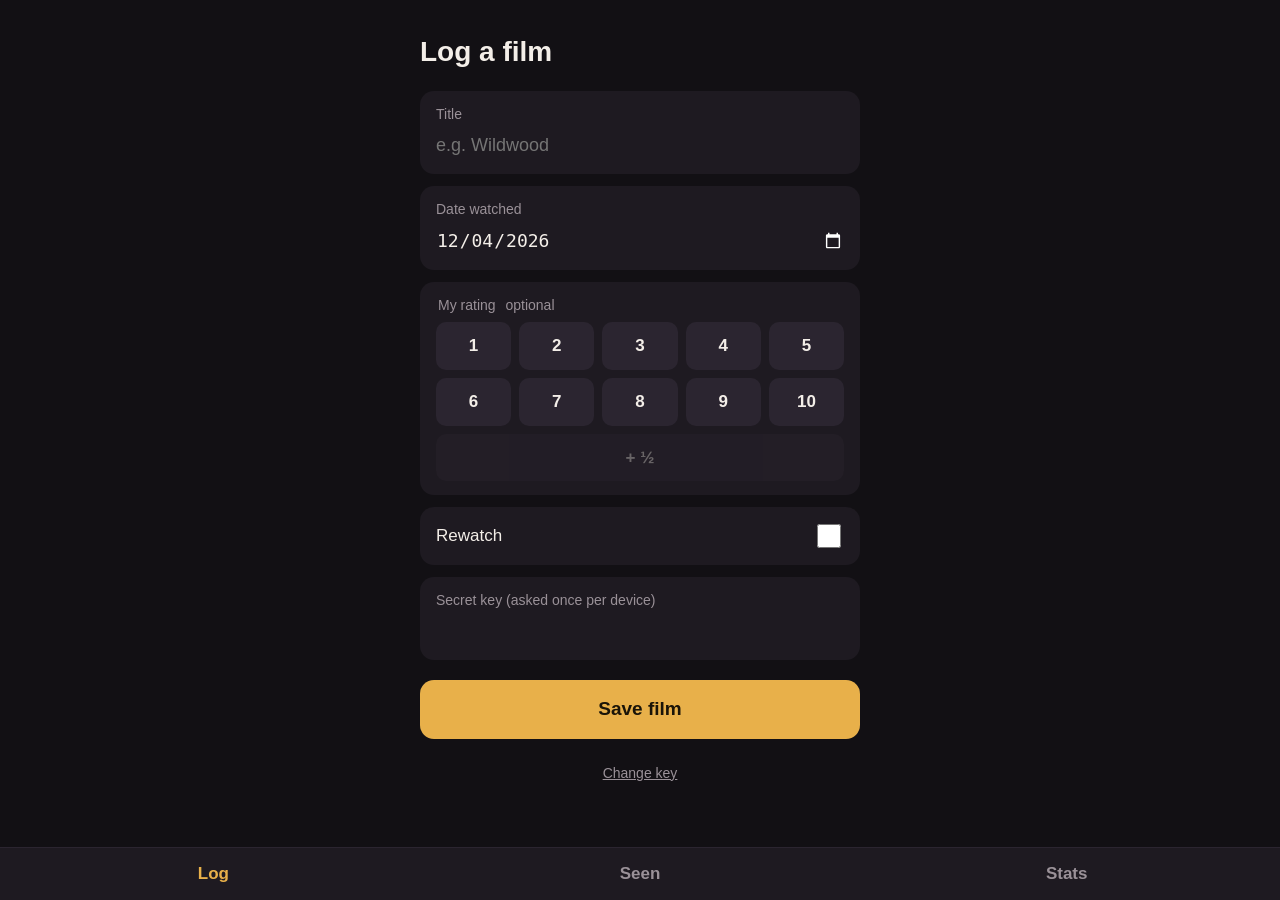
<file: index.html>
<!DOCTYPE html>
<html lang="en-GB">
<head>
  <meta charset="utf-8">
  <!-- Makes the page fit a phone screen instead of a zoomed-out desktop view. -->
  <meta name="viewport" content="width=device-width, initial-scale=1, viewport-fit=cover">
  <title>Log a film</title>

  <!-- Home-screen app settings: name, icon and colours (manifest.json), plus
       the extra tags iPhones look for. "Film log" is the name under the icon. -->
  <link rel="manifest" href="manifest.json">
  <link rel="apple-touch-icon" href="icon-180.png">
  <link rel="icon" href="icon-192.png">
  <meta name="apple-mobile-web-app-title" content="Film log">
  <meta name="apple-mobile-web-app-capable" content="yes">
  <meta name="mobile-web-app-capable" content="yes">
  <meta name="apple-mobile-web-app-status-bar-style" content="black-translucent">
  <meta name="theme-color" content="#121014">

  <link rel="stylesheet" href="style.css?v=11">
</head>
<body>
  <!-- Two screens ("views"): only one is shown at a time, switched by the tab bar below. -->
  <main id="log-view">
    <h1>Log a film</h1>

    <form id="film-form" autocomplete="off">
      <label class="field">
        <span>Title <span id="title-year" class="title-year"></span></span>
        <input id="title" type="text" required autocapitalize="words" placeholder="e.g. Wildwood">
      </label>
      <!-- TMDB suggestions while typing; filled in by app.js. Tap one to use it. -->
      <ul id="suggestions" class="suggestions" hidden></ul>

      <label class="field">
        <span>Date watched</span>
        <input id="date" type="date" required>
      </label>

      <fieldset class="field">
        <legend>My rating <output id="rating-value">–</output></legend>
        <!-- 1 to 10 buttons are added by app.js; ½ adds half a point. -->
        <div id="rating-buttons" class="rating-grid"></div>
        <button type="button" id="half" class="chip half" aria-pressed="false">+ ½</button>
      </fieldset>

      <label class="field toggle">
        <span>Rewatch</span>
        <input id="rewatch" type="checkbox">
      </label>

      <!-- Only shown until the key is saved on this device. -->
      <label class="field" id="key-field" hidden>
        <span>Secret key (asked once per device)</span>
        <input id="key" type="password" autocomplete="off">
      </label>

      <button type="submit" id="save" class="save">Save film</button>
      <p id="status" role="status"></p>

      <!-- After a save: did TMDB find the film? Filled in by showResult() in app.js. -->
      <div id="result" class="result" role="status" hidden>
        <span id="result-icon" class="result-icon"></span>
        <div>
          <p id="result-heading" class="result-heading"></p>
          <p id="result-saved" class="result-saved"></p>
          <p id="result-detail" class="result-detail"></p>
        </div>
        <button type="button" id="result-close" class="result-close" aria-label="Dismiss">×</button>
      </div>
    </form>

    <button type="button" id="forget-key" class="link">Change key</button>
  </main>

  <main id="seen-view" hidden>
    <h1>Seen <span id="film-count" class="count"></span></h1>
    <!-- type="search" gives the phone a search keyboard and a clear (x) button. -->
    <input id="search" class="search" type="search" placeholder="Search films" autocomplete="off" autocapitalize="off" enterkeyhint="search">
    <p id="list-status" class="list-status" role="status"></p>
    <!-- Filled in by app.js: one <li> per film, newest first. -->
    <ol id="film-list" class="film-list"></ol>
  </main>

  <nav class="tabs">
    <button type="button" class="tab" data-view="log-view" aria-pressed="true">Log</button>
    <button type="button" class="tab" data-view="seen-view" aria-pressed="false">Seen</button>
    <!-- Stats is its own page (the cinema dashboard), so it's a link rather than a tab switch. -->
    <a class="tab" href="dashboard.html?v=11">Stats</a>
  </nav>

  <!-- Tapping a film in Seen opens this panel. Delete only shows for recent films. -->
  <div id="film-panel" class="overlay" hidden>
    <div class="sheet">
      <div class="grabber"></div>
      <p id="panel-title" class="panel-title"></p>
      <p id="panel-date" class="panel-date"></p>
      <!-- Ratings, rank and TMDB details: filled in by fillDetails() in app.js. -->
      <div id="panel-details"></div>
      <button type="button" id="panel-delete" class="btn danger">Delete film</button>
      <button type="button" id="panel-close" class="btn">Close</button>
    </div>
  </div>

  <!-- "Are you sure?" before anything is deleted. -->
  <div id="confirm" class="overlay centred" hidden>
    <div class="dialog">
      <p id="confirm-question" class="dialog-question"></p>
      <p class="dialog-note">It moves to the Deleted tab in your Sheet, so you can restore it there if needed.</p>
      <button type="button" id="confirm-delete" class="btn danger">Delete</button>
      <button type="button" id="confirm-cancel" class="btn gold">Cancel</button>
    </div>
  </div>

  <!-- "?v=11" makes phones fetch the new files instead of reusing old saved copies.
       Bump the number whenever you change these files. -->
  <script src="config.js?v=11"></script>
  <script src="app.js?v=11"></script>
</body>
</html>
</file>
<file: style.css>
/* Colours in one place: change these to restyle the whole app. */
:root {
  --bg: #121014;
  --card: #1e1a21;
  --text: #f3eee8;
  --muted: #9a9198;
  --accent: #e8b04a;      /* cinema-ticket gold */
  --ok: #7fc99a;
  --error: #ef7a6d;
  --radius: 14px;
}

* { box-sizing: border-box; }

/* Make sure "hidden" always wins, even over rules like .field { display: block }. */
[hidden] { display: none !important; }

body {
  margin: 0;
  background: var(--bg);
  color: var(--text);
  font: 17px/1.4 -apple-system, BlinkMacSystemFont, "Segoe UI", sans-serif;
  /* Keeps content clear of the iPhone notch and home bar. */
  padding: env(safe-area-inset-top) 0 env(safe-area-inset-bottom);
}

/* Bottom padding leaves room for the tab bar so it never covers content. */
main { max-width: 480px; margin: 0 auto; padding: 20px 20px calc(90px + env(safe-area-inset-bottom)); }

h1 { font-size: 28px; margin: 12px 0 20px; }

.field {
  display: block;
  background: var(--card);
  border: 0;
  border-radius: var(--radius);
  padding: 14px 16px;
  margin: 0 0 12px;
}

.field > span, legend {
  display: block;
  color: var(--muted);
  font-size: 14px;
  margin-bottom: 6px;
}
legend { float: left; width: 100%; }   /* lets the legend sit inside the card */

/* 16px or more stops iPhone Safari zooming in when you tap a field. */
input[type="text"], input[type="date"], input[type="password"] {
  width: 100%;
  font-size: 18px;
  color: var(--text);
  background: transparent;
  border: 0;
  padding: 4px 0;
  outline: none;
  color-scheme: dark;
}

#rating-value { color: var(--accent); font-weight: 700; font-size: 18px; margin-left: 6px; }

.rating-grid {
  clear: both;
  display: grid;
  grid-template-columns: repeat(5, 1fr);
  gap: 8px;
  margin-bottom: 8px;
}

.chip {
  font: inherit;
  font-weight: 600;
  color: var(--text);
  background: #2b2530;
  border: 0;
  border-radius: 10px;
  padding: 12px 0;
}
.chip[aria-pressed="true"] { background: var(--accent); color: #1a1408; }
.chip:disabled { opacity: 0.35; }
.half { width: 100%; }

.toggle { display: flex; align-items: center; justify-content: space-between; }
.toggle > span { margin: 0; color: var(--text); font-size: 17px; }
.toggle input { width: 24px; height: 24px; accent-color: var(--accent); }

.save {
  width: 100%;
  font: inherit;
  font-weight: 700;
  font-size: 19px;
  background: var(--accent);
  color: #1a1408;
  border: 0;
  border-radius: var(--radius);
  padding: 16px;
  margin-top: 8px;
}
.save:disabled { opacity: 0.6; }

#status { min-height: 1.4em; text-align: center; }
#status.ok { color: var(--ok); }
#status.error { color: var(--error); }

.link {
  display: block;
  margin: 24px auto 0;
  background: none;
  border: 0;
  color: var(--muted);
  font: inherit;
  font-size: 14px;
  text-decoration: underline;
}

/* ---------- Tab bar (Log / Seen), fixed to the bottom of the screen ---------- */
.tabs {
  position: fixed;
  left: 0; right: 0; bottom: 0;
  display: flex;
  background: var(--card);
  border-top: 1px solid #2b2530;
  padding-bottom: env(safe-area-inset-bottom);   /* clears the iPhone home bar */
}
.tab {
  flex: 1;
  font: inherit;
  font-weight: 600;
  color: var(--muted);
  background: none;
  border: 0;
  padding: 14px 0;
}
.tab[aria-pressed="true"] { color: var(--accent); }
a.tab { text-align: center; text-decoration: none; }   /* the Stats link looks like the other tabs */

/* ---------- Seen list ---------- */
.count { color: var(--muted); font-weight: 400; font-size: 20px; }
.list-status { color: var(--muted); font-size: 14px; min-height: 1.2em; margin: -10px 0 10px; }
.list-status.error { color: var(--error); }

.film-list { list-style: none; margin: 0; padding: 0; }
.film-list li.film {
  display: grid;
  grid-template-columns: 1fr auto;   /* title takes the space, rating sits on the right */
  align-items: center;
  gap: 2px 12px;
  padding: 12px 4px;
  border-bottom: 1px solid #2b2530;
}
.film-title { font-weight: 600; }
.film-date { grid-column: 1; color: var(--muted); font-size: 14px; }
.film-rating {
  grid-column: 2; grid-row: 1 / span 2;
  color: var(--accent);
  font-weight: 700;
  font-size: 20px;
}

/* ---------- Rating "optional" hint and Seen search ---------- */
#rating-value.unset { color: var(--muted); font-weight: 400; font-size: 14px; }

.search {
  width: 100%;
  font-size: 17px;            /* 16px+ stops iPhone zooming in on tap */
  color: var(--text);
  background: var(--card);
  border: 0;
  border-radius: var(--radius);
  padding: 12px 16px;
  margin: 0 0 14px;
  outline: none;
  color-scheme: dark;
}
.no-match { color: var(--muted); display: block !important; }

/* ---------- Month headings in the Seen list ---------- */
.month-heading {
  display: flex;
  justify-content: space-between;
  align-items: baseline;
  margin-top: 22px;
  padding: 0 4px 6px;
  border-bottom: 1px solid var(--accent);
  color: var(--accent);
  font-size: 13px;
  font-weight: 700;
  letter-spacing: 0.08em;
  text-transform: uppercase;     /* shows as "JULY 2026" */
}
.month-heading:first-child { margin-top: 4px; }
.month-count { color: var(--muted); font-weight: 400; letter-spacing: 0; }

/* ---------- TMDB result card (after saving) ---------- */
.result {
  display: grid;
  grid-template-columns: auto 1fr auto;
  gap: 12px;
  align-items: start;
  background: var(--card);
  border-left: 4px solid var(--ok);
  border-radius: var(--radius);
  padding: 14px 12px 14px 16px;
  margin-top: 4px;
}
.result.warn { border-left-color: var(--accent); }
.result p { margin: 0; }
.result-icon { font-size: 20px; line-height: 1.3; color: var(--ok); }
.result.warn .result-icon { color: var(--accent); }
.result-heading { font-weight: 700; }
.result-saved { color: var(--muted); font-size: 14px; margin-top: 2px !important; }
.result-detail { font-size: 14px; margin-top: 8px !important; }
.result-close {
  background: none; border: 0; color: var(--muted);
  font-size: 24px; line-height: 1; padding: 0 4px;
}

/* No gap when the status line is empty. */
#status:empty { min-height: 0; margin: 8px 0 0; }

/* ---------- Film panel (slides up from the bottom) and confirm dialog ---------- */
.film-list li.film { cursor: pointer; }
.list-status.ok { color: var(--ok); }

.overlay {
  position: fixed; inset: 0;
  background: rgba(0, 0, 0, 0.55);
  display: flex; align-items: flex-end;
  z-index: 10;
}
.overlay.centred { align-items: center; justify-content: center; padding: 24px; z-index: 11; }

.sheet {
  width: 100%;
  max-width: 480px; margin: 0 auto;
  background: var(--card);
  border-radius: 20px 20px 0 0;
  padding: 10px 20px calc(22px + env(safe-area-inset-bottom));
}
.grabber { width: 36px; height: 4px; background: #3a3340; border-radius: 2px; margin: 0 auto 16px; }
.panel-title { font-size: 22px; font-weight: 700; margin: 0; line-height: 1.25; }
.panel-date { color: var(--muted); font-size: 14px; margin: 2px 0 12px; }

.dialog { width: 100%; max-width: 360px; background: var(--card); border-radius: 16px; padding: 22px 20px; text-align: center; }
.dialog-question { font-size: 18px; font-weight: 700; margin: 0 0 6px; }
.dialog-note { color: var(--muted); font-size: 14px; margin: 0 0 14px; }

.btn {
  display: block; width: 100%;
  font: inherit; font-weight: 600;
  border: 0; border-radius: 12px;
  padding: 14px; margin-top: 8px;
  background: #2b2530; color: var(--text);
}
.btn.danger { background: transparent; color: var(--error); border: 1px solid #5a2f2b; }
.btn.gold { background: var(--accent); color: #1a1408; }
.btn:disabled { opacity: 0.6; }

/* ---------- TMDB suggestions under the Title box ---------- */
.title-year { color: var(--accent); }
.suggestions {
  list-style: none;
  margin: -6px 0 12px;
  padding: 6px;
  background: var(--card);
  border-radius: var(--radius);
}
.suggestion {
  display: flex; align-items: center; gap: 12px;
  width: 100%;
  font: inherit; color: var(--text); text-align: left;
  background: none; border: 0; border-radius: 10px;
  padding: 8px;
}
.suggestion:active { background: #2b2530; }
.poster { width: 32px; height: 48px; border-radius: 4px; object-fit: cover; flex: none; background: #2b2530; }
.poster-blank { display: block; }
.suggestion-title { display: block; font-weight: 600; }
.suggestion-year { display: block; color: var(--muted); font-size: 14px; }
.suggestion-none { color: var(--muted); font-size: 14px; padding: 8px; }

/* ---------- Film details in the panel ---------- */
.sheet { max-height: 88vh; overflow-y: auto; }   /* long panels scroll inside themselves */
.scores { display: grid; grid-template-columns: 1fr 1fr; gap: 12px; margin: 4px 0 6px; }
.score-label { color: var(--muted); font-size: 12px; font-weight: 700; letter-spacing: 0.08em; text-transform: uppercase; }
.score-value { color: var(--accent); font-size: 34px; font-weight: 700; line-height: 1.1; }
.score-of { color: var(--muted); font-size: 16px; font-weight: 400; }
.score-note { color: var(--muted); font-size: 14px; margin: 0 0 12px; }
.detail-rows { display: grid; grid-template-columns: auto 1fr; gap: 0; margin: 0 0 8px; }
.detail-rows dt, .detail-rows dd { padding: 9px 0; border-top: 1px solid #2b2530; margin: 0; }
.detail-rows dt { color: var(--muted); font-size: 12px; font-weight: 700; letter-spacing: 0.08em; text-transform: uppercase; padding-top: 12px; }
.detail-rows dd { font-size: 15px; padding-left: 16px; }
</file>
